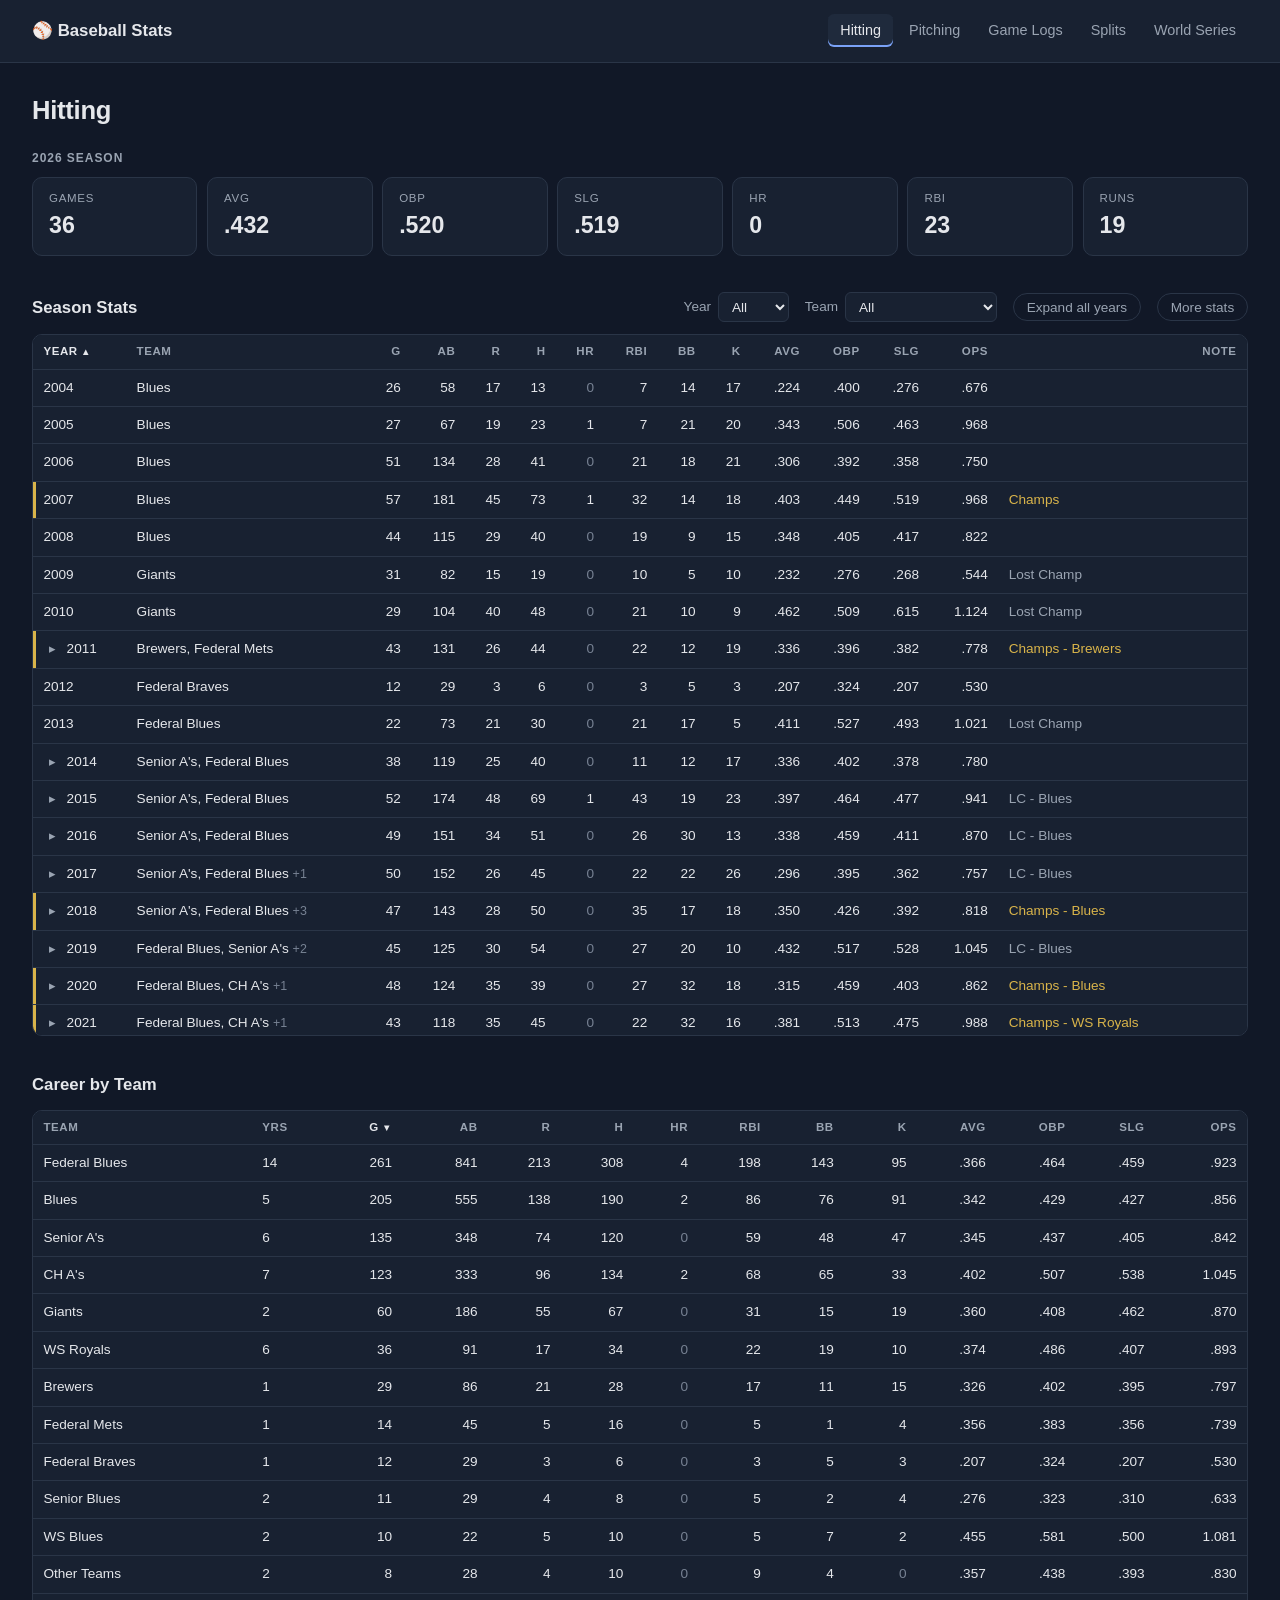
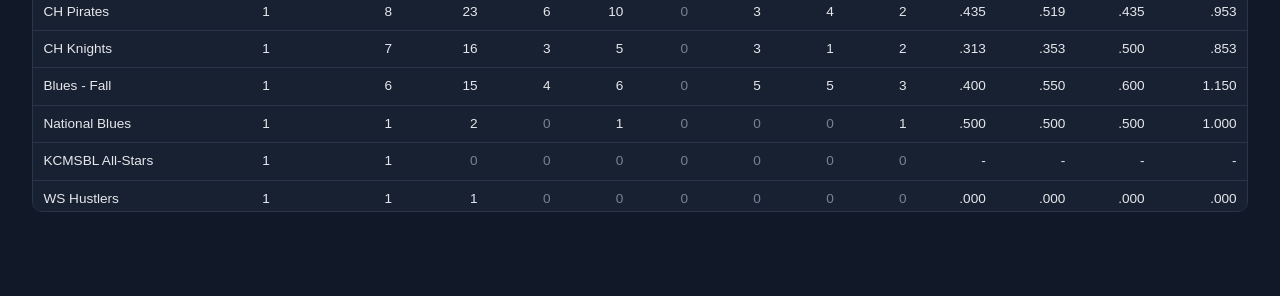
<file: index.html>
<!DOCTYPE html>
<html lang="en">
<head>
  <meta charset="UTF-8">
  <meta name="viewport" content="width=device-width, initial-scale=1.0">
  <title>Hitting - Baseball Stats</title>
  <link rel="stylesheet" href="css/style.css">
</head>
<body>
  <header class="site-header">
    <a class="brand" href="./">⚾ Baseball Stats</a>
    <nav aria-label="Main">
      <a href="./" aria-current="page">Hitting</a>
      <a href="pitching.html">Pitching</a>
      <a href="gamelogs/">Game Logs</a>
      <a href="splits.html">Splits</a>
      <a href="royals/">World Series</a>
    </nav>
  </header>

  <main>
    <h1 class="page-title">Hitting</h1>

    <section aria-labelledby="heroTitle">
      <h2 id="heroTitle" class="eyebrow">Current season</h2>
      <div class="hero" id="heroCard"></div>
    </section>

    <section aria-labelledby="seasonsTitle">
      <div class="section-head">
        <h2 id="seasonsTitle">Season Stats</h2>
        <div class="toolbar">
          <label>Year <select id="yearFilter"><option value="">All</option></select></label>
          <label>Team <select id="teamFilter"><option value="">All</option></select></label>
          <button type="button" class="chip" id="expandAll" aria-pressed="false">Expand all years</button>
          <button type="button" class="chip" id="moreToggle" aria-pressed="false">More stats</button>
        </div>
      </div>
      <div class="table-wrap">
        <table id="seasonTable"><thead></thead><tbody></tbody></table>
      </div>
    </section>

    <section aria-labelledby="careerTitle">
      <div class="section-head"><h2 id="careerTitle">Career by Team</h2></div>
      <div class="table-wrap">
        <table id="careerTable"><thead></thead><tbody></tbody><tfoot></tfoot></table>
      </div>
    </section>
  </main>

  <script src="js/config.js"></script>
  <script src="js/stats.js"></script>
  <script src="js/app.js"></script>
</body>
</html>
</file>
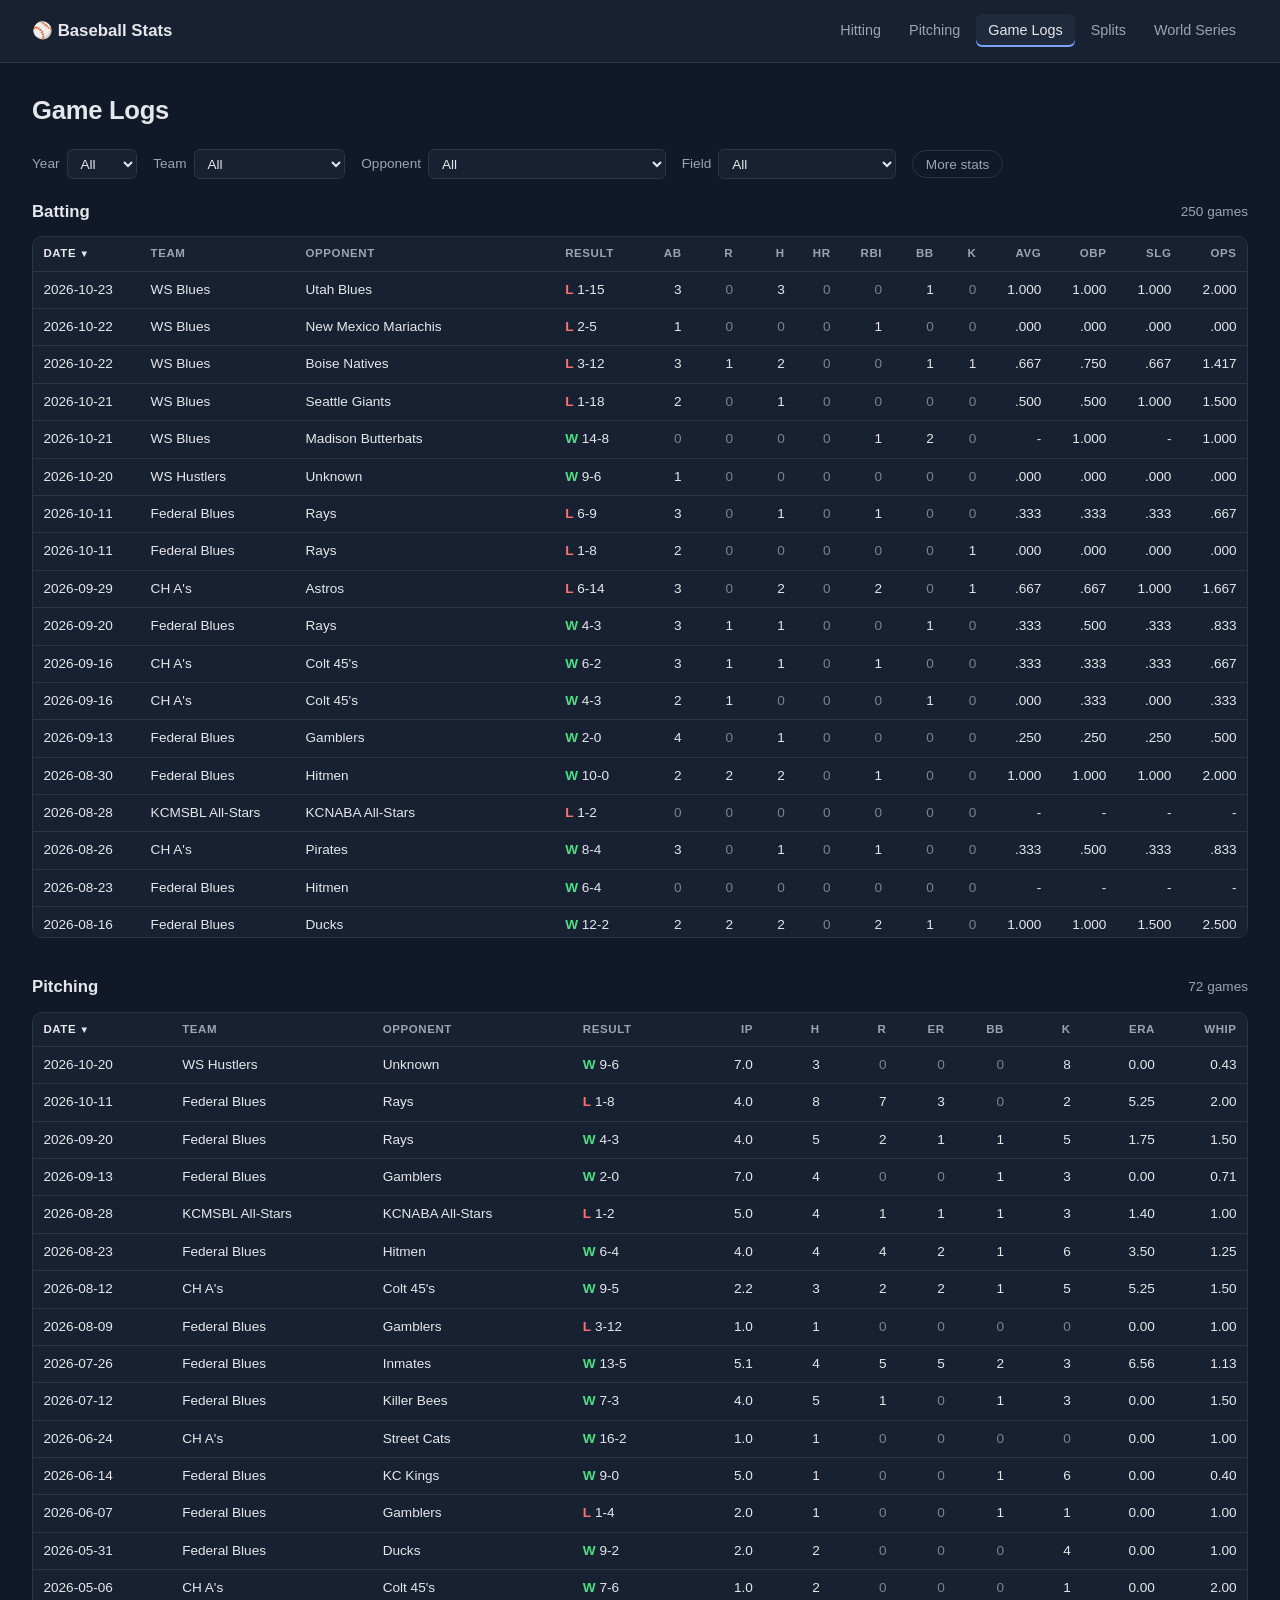
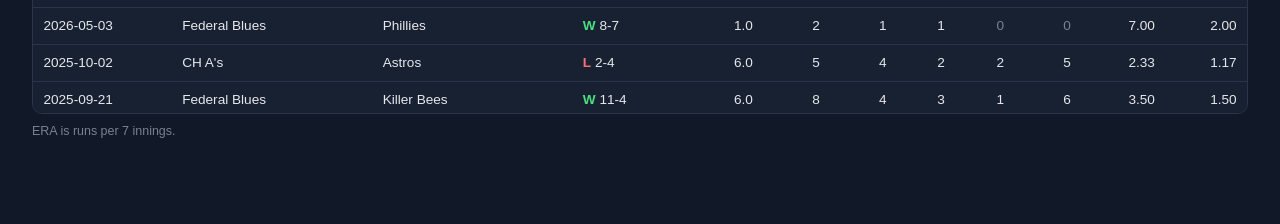
<file: gamelogs/index.html>
<!DOCTYPE html>
<html lang="en">
<head>
  <meta charset="UTF-8">
  <meta name="viewport" content="width=device-width, initial-scale=1.0">
  <title>Game Logs - Baseball Stats</title>
  <link rel="stylesheet" href="../css/style.css">
</head>
<body>
  <header class="site-header">
    <a class="brand" href="../">⚾ Baseball Stats</a>
    <nav aria-label="Main">
      <a href="../">Hitting</a>
      <a href="../pitching.html">Pitching</a>
      <a href="./" aria-current="page">Game Logs</a>
      <a href="../splits.html">Splits</a>
      <a href="../royals/">World Series</a>
    </nav>
  </header>

  <main>
    <h1 class="page-title">Game Logs</h1>

    <div class="toolbar filters">
      <label>Year <select id="yearFilter"><option value="">All</option></select></label>
      <label>Team <select id="teamFilter"><option value="">All</option></select></label>
      <label>Opponent <select id="opponentFilter"><option value="">All</option></select></label>
      <label>Field <select id="fieldFilter"><option value="">All</option></select></label>
      <button type="button" class="chip" id="moreToggle" aria-pressed="false">More stats</button>
    </div>

    <section aria-labelledby="battingTitle">
      <div class="section-head"><h2 id="battingTitle">Batting</h2><span class="meta" id="battingMeta"></span></div>
      <div class="table-wrap">
        <table id="gamelogTable"><thead></thead><tbody></tbody><tfoot></tfoot></table>
      </div>
    </section>

    <section id="pitchingLog" aria-labelledby="pitchingTitle" hidden>
      <div class="section-head"><h2 id="pitchingTitle">Pitching</h2><span class="meta" id="pitchingMeta"></span></div>
      <div class="table-wrap">
        <table id="pitchingLogTable"><thead></thead><tbody></tbody><tfoot></tfoot></table>
      </div>
      <p class="footnote">ERA is runs per 7 innings.</p>
    </section>
  </main>

  <script src="../js/config.js"></script>
  <script src="../js/stats.js"></script>
  <script>
    const B_COLS = [
      ['when', 'Date'], ['team', 'Team'], ['opponent', 'Opponent'], ['field', 'Field', 1], ['result', 'Result'],
      ['ab', 'AB'], ['r', 'R'], ['h', 'H'], ['2b', '2B', 1], ['3b', '3B', 1], ['hr', 'HR'], ['rbi', 'RBI'],
      ['bb', 'BB'], ['k', 'K'], ['hb', 'HBP', 1], ['sb', 'SB', 1], ['s', 'SAC', 1],
      ['avg', 'AVG'], ['obp', 'OBP'], ['slg', 'SLG'], ['ops', 'OPS'],
    ];
    const P_COLS = [
      ['when', 'Date'], ['team', 'Team'], ['opponent', 'Opponent'], ['result', 'Result'],
      ['ip', 'IP'], ['h', 'H'], ['r', 'R'], ['er', 'ER'], ['bb', 'BB'], ['k', 'K'], ['era', 'ERA'], ['whip', 'WHIP'],
    ];
    const RATE = new Set(['avg', 'obp', 'slg', 'ops']);
    const bSort = { col: 'when', dir: 'desc' }, pSort = { col: 'when', dir: 'desc' };
    let allGames = [];

    function head(cols) {
      return '<tr>' + cols.map(([k, l, x]) => `<th data-col="${k}"${x ? ' class="x"' : ''}>${l}</th>`).join('') + '</tr>';
    }
    function td(k, v, x) { return `<td${x ? ' class="x"' : ''}>${v}</td>`; }
    function bCell([k, , x], r) {
      if (k === 'when') return td(k, esc(r.date), x);
      if (k === 'result') return td(k, resultHtml(r.result), x);
      if (['team', 'opponent', 'field'].includes(k)) return td(k, esc(r[k] || ''), x);
      if (RATE.has(k)) return td(k, fmtAvg(r[k]), x);
      return td(k, num(r[k]), x);
    }
    function pCell([k, , x], r) {
      if (k === 'ip') return td(k, fmtOuts(r.outs), x);
      if (k === 'era' || k === 'whip') return td(k, fmtRate(r[k]), x);
      return bCell([k, , x], r);
    }

    async function init() {
      setupMoreToggle();
      const results = await Promise.all(GAME_LOG_YEARS.map(y => tryLoadJSON(`../data/personal/games/${y}.json`)));
      results.forEach((res, i) => {
        if (res.error) showError(`Could not load the ${GAME_LOG_YEARS[i]} game log (${res.error}).`);
        (res.data || []).forEach(g => allGames.push({ ...g, year: GAME_LOG_YEARS[i], when: gameKey(g) }));
      });
      populateFilters();
      ['yearFilter', 'teamFilter', 'opponentFilter', 'fieldFilter'].forEach(id =>
        document.getElementById(id).addEventListener('change', render));
      bindSort(document.querySelector('#gamelogTable thead'), bSort, render);
      bindSort(document.querySelector('#pitchingLogTable thead'), pSort, render);
      render();
    }

    function populateFilters() {
      const add = (id, vals) => { const s = document.getElementById(id); vals.forEach(v => s.add(new Option(v, v))); };
      const uniq = f => [...new Set(allGames.map(f).filter(Boolean))].sort();
      add('yearFilter', [...new Set(allGames.map(g => g.year))].sort((a, b) => b - a));
      add('teamFilter', uniq(g => g.team));
      add('opponentFilter', uniq(g => g.opponent));
      add('fieldFilter', uniq(g => g.field));
    }

    function render() {
      const v = id => document.getElementById(id).value;
      const year = +v('yearFilter') || null, team = v('teamFilter'), opp = v('opponentFilter'), field = v('fieldFilter');
      const games = allGames.filter(g => (!year || g.year === year) && (!team || g.team === team)
        && (!opp || g.opponent === opp) && (!field || g.field === field));

      // Batting
      const bRows = games.map(g => withRates({ ...g }));
      const bt = document.querySelector('#gamelogTable thead');
      bt.innerHTML = head(B_COLS); markSort(bt, bSort);
      document.querySelector('#gamelogTable tbody').innerHTML =
        sortRows(bRows, bSort).map(r => `<tr>${B_COLS.map(c => bCell(c, r)).join('')}</tr>`).join('')
        || `<tr><td colspan="${B_COLS.length}" class="empty">No games match.</td></tr>`;
      const tot = sumBatting(games.map(g => ({ ...g, w: resultLetter(g.result) === 'W' ? 1 : 0, l: resultLetter(g.result) === 'L' ? 1 : 0 })));
      document.querySelector('#gamelogTable tfoot').innerHTML = games.length ? `<tr class="total-row">${B_COLS.map(c =>
        c[0] === 'when' ? `<td>Totals</td>` : c[0] === 'result' ? `<td>${tot.w}-${tot.l}</td>`
        : ['team', 'opponent', 'field'].includes(c[0]) ? `<td${c[2] ? ' class="x"' : ''}></td>` : bCell(c, tot)).join('')}</tr>` : '';
      document.getElementById('battingMeta').textContent = `${games.length} games`;

      // Pitching
      const pitched = games.filter(g => g.pitching);
      document.getElementById('pitchingLog').hidden = !pitched.length;
      if (!pitched.length) return;
      const pRows = pitched.map(g => {
        const p = g.pitching, outs = ipToOuts(p.ip);
        return { ...g, outs, ip: p.ip, h: p.h || 0, r: p.r || 0, er: p.er || 0, bb: p.bb || 0, k: p.k || 0,
          era: eraOf(p.er || 0, outs), whip: whipOf(p.h || 0, p.bb || 0, outs) };
      });
      const pt = document.querySelector('#pitchingLogTable thead');
      pt.innerHTML = head(P_COLS); markSort(pt, pSort);
      document.querySelector('#pitchingLogTable tbody').innerHTML =
        sortRows(pRows, pSort).map(r => `<tr>${P_COLS.map(c => pCell(c, r)).join('')}</tr>`).join('');
      const ptot = sumPitching(pitched.map(g => ({ ...g.pitching })));
      document.querySelector('#pitchingLogTable tfoot').innerHTML = `<tr class="total-row">${P_COLS.map(c =>
        c[0] === 'when' ? '<td>Totals</td>' : ['team', 'opponent', 'result'].includes(c[0]) ? '<td></td>' : pCell(c, ptot)).join('')}</tr>`;
      document.getElementById('pitchingMeta').textContent = `${pitched.length} games`;
    }

    init();
  </script>
</body>
</html>
</file>
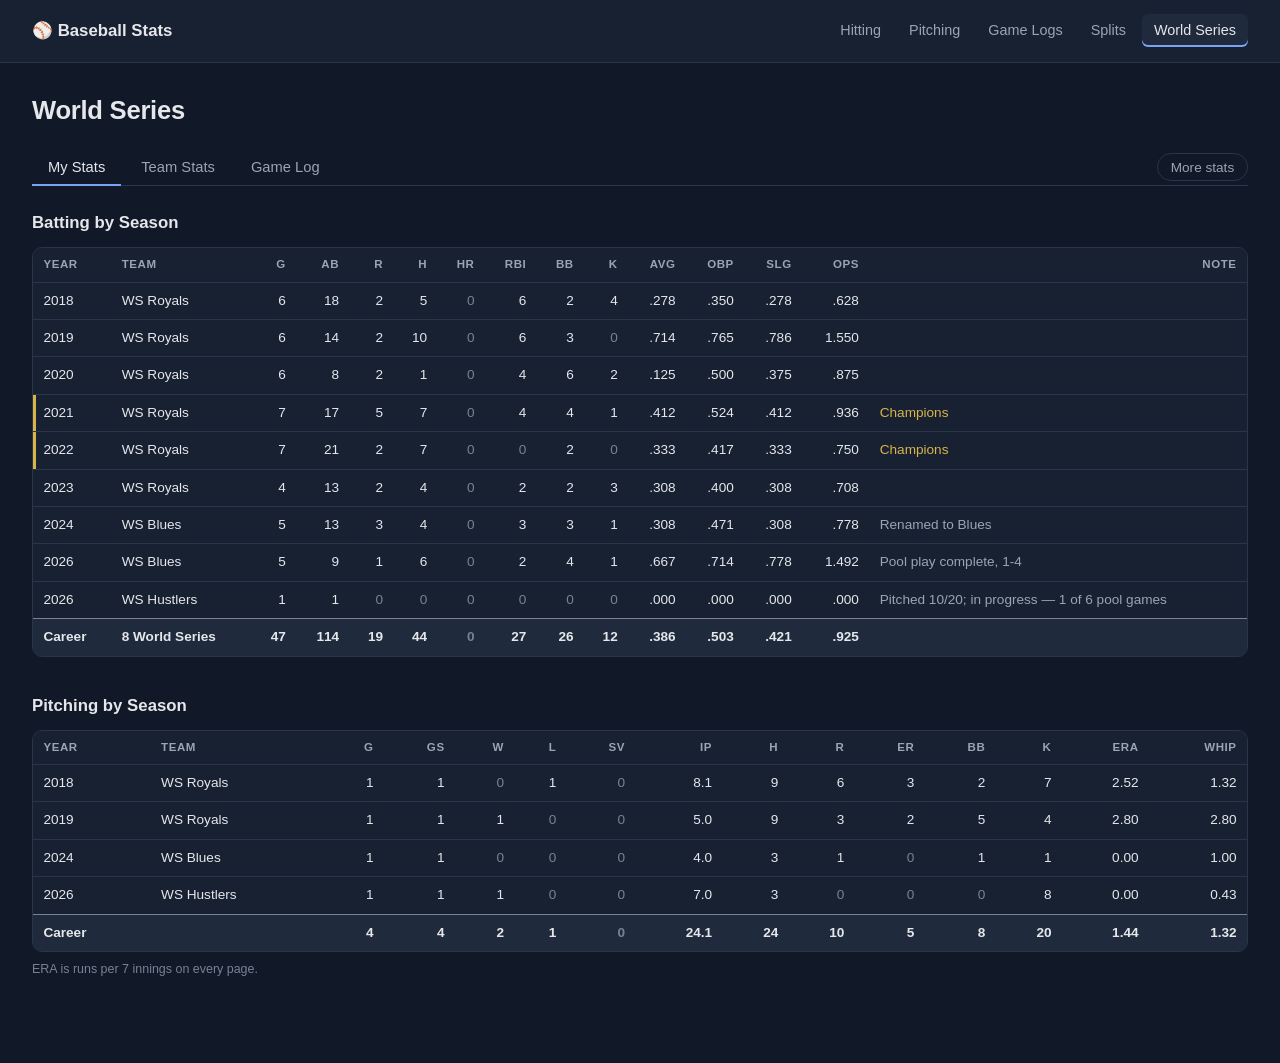
<file: royals/index.html>
<!DOCTYPE html>
<html lang="en">
<head>
  <meta charset="UTF-8">
  <meta name="viewport" content="width=device-width, initial-scale=1.0">
  <title>World Series - Baseball Stats</title>
  <link rel="stylesheet" href="../css/style.css">
</head>
<body>
  <header class="site-header">
    <a class="brand" href="../">⚾ Baseball Stats</a>
    <nav aria-label="Main">
      <a href="../">Hitting</a>
      <a href="../pitching.html">Pitching</a>
      <a href="../gamelogs/">Game Logs</a>
      <a href="../splits.html">Splits</a>
      <a href="./" aria-current="page">World Series</a>
    </nav>
  </header>

  <main>
    <h1 class="page-title">World Series</h1>

    <div class="tabs" role="tablist" aria-label="World Series views">
      <button type="button" role="tab" id="t-stats" aria-controls="tab-stats" aria-selected="true">My Stats</button>
      <button type="button" role="tab" id="t-team" aria-controls="tab-team" aria-selected="false" tabindex="-1">Team Stats</button>
      <button type="button" role="tab" id="t-games" aria-controls="tab-games" aria-selected="false" tabindex="-1">Game Log</button>
      <button type="button" class="chip tabs-aside" id="moreToggle" aria-pressed="false">More stats</button>
    </div>

    <div id="tab-stats" role="tabpanel" aria-labelledby="t-stats">
      <section aria-labelledby="myBatTitle">
        <div class="section-head"><h2 id="myBatTitle">Batting by Season</h2></div>
        <div class="table-wrap"><table id="battingTable"><thead></thead><tbody></tbody><tfoot></tfoot></table></div>
      </section>
      <section aria-labelledby="myPitchTitle">
        <div class="section-head"><h2 id="myPitchTitle">Pitching by Season</h2></div>
        <div class="table-wrap"><table id="pitchingTable"><thead></thead><tbody></tbody><tfoot></tfoot></table></div>
        <p class="footnote">ERA is runs per 7 innings on every page.</p>
      </section>
    </div>

    <div id="tab-team" role="tabpanel" aria-labelledby="t-team" hidden>
      <div class="toolbar filters">
        <label>Season <select id="teamSeasonFilter"><option value="">Career</option></select></label>
        <label>Min games <input id="teamMinGames" type="number" min="1" step="1" value="1"></label>
        <div class="segmented" id="teamView" role="group" aria-label="Stat type">
          <button type="button" data-view="batting" aria-pressed="true">Batting</button>
          <button type="button" data-view="pitching" aria-pressed="false">Pitching</button>
        </div>
        <span class="meta" id="teamSeasonInfo"></span>
      </div>
      <div class="table-wrap"><table id="teamStatsTable"><thead></thead><tbody></tbody><tfoot></tfoot></table></div>
    </div>

    <div id="tab-games" role="tabpanel" aria-labelledby="t-games" hidden>
      <div class="toolbar filters">
        <label>Season <select id="seasonFilter"><option value="">All seasons</option></select></label>
        <label>Phase <select id="phaseFilter"><option value="">All phases</option></select></label>
        <span class="meta" id="recordSummary"></span>
      </div>
      <div class="table-wrap"><table id="gamelogTable"><thead><tr>
        <th>Date</th><th>Phase</th><th>Opponent</th><th>Result</th><th>Venue</th>
      </tr></thead><tbody></tbody></table></div>
      <div id="boxScore" class="box-score" tabindex="-1"></div>
    </div>
  </main>

  <script src="../js/config.js"></script>
  <script src="../js/stats.js"></script>
  <script src="ws-common.js"></script>
  <script>
    let allSeasons = [];
    const RATE = new Set(['avg', 'obp', 'slg', 'ops']);

    function th(cols) { return '<tr>' + cols.map(([k, l, x]) => `<th data-col="${k}"${x ? ' class="x"' : ''}>${l}</th>`).join('') + '</tr>'; }
    function td(v, x) { return `<td${x ? ' class="x"' : ''}>${v}</td>`; }
    function statCell([k, , x], r, season) {
      if (k === 'name') return td(r.isTotal ? esc(r.name) : playerLink(r.name, season), x);
      if (['year', 'team', 'division'].includes(k)) return td(esc(r[k] ?? ''), x);
      if (k === 'note') return `<td class="note">${esc(r.note || '')}</td>`;
      if (RATE.has(k)) return td(fmtAvg(r[k]), x);
      if (k === 'era' || k === 'whip') return td(fmtRate(r[k]), x);
      if (k === 'ip') return td(fmtOuts(r.outs), x);
      return td(num(r[k]), x);
    }

    // ---------- Tabs ----------
    const tabs = [...document.querySelectorAll('[role="tab"]')];
    function selectTab(tab, focus) {
      tabs.forEach(t => {
        const on = t === tab;
        t.setAttribute('aria-selected', String(on));
        t.tabIndex = on ? 0 : -1;
        document.getElementById(t.getAttribute('aria-controls')).hidden = !on;
      });
      if (focus) tab.focus();
    }
    tabs.forEach((t, i) => {
      t.addEventListener('click', () => selectTab(t));
      t.addEventListener('keydown', e => {
        const d = e.key === 'ArrowRight' ? 1 : e.key === 'ArrowLeft' ? -1 : 0;
        if (d) selectTab(tabs[(i + d + tabs.length) % tabs.length], true);
      });
    });

    async function init() {
      setupMoreToggle();
      let personal;
      try { [personal, allSeasons] = await Promise.all([loadJSON('../data/royals/seasons.json'), loadSeasons()]); }
      catch (e) { showError('Could not load World Series stats: ' + e.message); return; }
      renderMyBatting(personal.batting);
      renderMyPitching(personal.pitching);
      setupTeamStats();
      setupGameLog();
      openLinkedBox();
    }

    // ---------- My Stats ----------
    const MY_BAT = [['year', 'Year'], ['team', 'Team'], ['division', 'Division', 1], ['age', 'Age', 1], ['g', 'G'],
      ['ab', 'AB'], ['r', 'R'], ['h', 'H'], ['2b', '2B', 1], ['3b', '3B', 1], ['hr', 'HR'], ['rbi', 'RBI'],
      ['bb', 'BB'], ['k', 'K'], ['hb', 'HBP', 1], ['sb', 'SB', 1], ['avg', 'AVG'], ['obp', 'OBP'], ['slg', 'SLG'],
      ['ops', 'OPS'], ['w', 'W', 1], ['l', 'L', 1], ['note', 'Note']];
    const MY_PITCH = [['year', 'Year'], ['team', 'Team'], ['age', 'Age', 1], ['g', 'G'], ['gs', 'GS'], ['w', 'W'],
      ['l', 'L'], ['s', 'SV'], ['ip', 'IP'], ['h', 'H'], ['r', 'R'], ['er', 'ER'], ['bb', 'BB'], ['k', 'K'],
      ['era', 'ERA'], ['whip', 'WHIP'], ['cg', 'CG', 1], ['sho', 'SHO', 1]];

    function renderMyBatting(rows) {
      const data = rows.map(r => withRates({ ...r }));
      document.querySelector('#battingTable thead').innerHTML = th(MY_BAT);
      document.querySelector('#battingTable tbody').innerHTML = data.map(r =>
        `<tr${isChamp(r.note) ? ' class="champ-row"' : ''}>${MY_BAT.map(c => statCell(c, r)).join('')}</tr>`).join('');
      // Playing for two teams in one World Series is still one World Series.
      const t = sumBatting(data, { year: 'Career', team: `${new Set(data.map(r => r.year)).size} World Series` });
      document.querySelector('#battingTable tfoot').innerHTML =
        `<tr class="total-row">${MY_BAT.map(c => ['division', 'age', 'note'].includes(c[0]) ? td('', c[2]) : statCell(c, t)).join('')}</tr>`;
    }

    function renderMyPitching(rows) {
      const data = rows.map(r => sumPitching([r], { year: r.year, team: r.team, age: r.age }));
      document.querySelector('#pitchingTable thead').innerHTML = th(MY_PITCH);
      document.querySelector('#pitchingTable tbody').innerHTML =
        data.map(r => `<tr>${MY_PITCH.map(c => statCell(c, r)).join('')}</tr>`).join('');
      const t = sumPitching(data, { year: 'Career', team: '' });
      document.querySelector('#pitchingTable tfoot').innerHTML =
        `<tr class="total-row">${MY_PITCH.map(c => c[0] === 'age' ? td('', 1) : statCell(c, t)).join('')}</tr>`;
    }

    // ---------- Team Stats ----------
    const TEAM_BAT = [['name', 'Name'], ['g', 'G'], ['ab', 'AB'], ['r', 'R'], ['h', 'H'], ['2b', '2B', 1], ['3b', '3B', 1],
      ['hr', 'HR'], ['rbi', 'RBI'], ['bb', 'BB'], ['k', 'K'], ['sb', 'SB', 1], ['hb', 'HBP', 1],
      ['avg', 'AVG'], ['obp', 'OBP'], ['slg', 'SLG'], ['ops', 'OPS']];
    const TEAM_PITCH = [['name', 'Name'], ['g', 'G'], ['w', 'W'], ['l', 'L'], ['s', 'SV'], ['ip', 'IP'], ['h', 'H'],
      ['r', 'R'], ['er', 'ER'], ['bb', 'BB'], ['k', 'K'], ['era', 'ERA'], ['whip', 'WHIP']];
    let teamView = 'batting';
    const teamSort = { col: 'h', dir: 'desc' };

    function setupTeamStats() {
      const sel = document.getElementById('teamSeasonFilter');
      allSeasons.forEach(s => sel.add(new Option(`${s.season} — ${s.team} (${s.division})`, s.season)));
      sel.addEventListener('change', renderTeamStats);
      document.getElementById('teamMinGames').addEventListener('input', renderTeamStats);
      document.getElementById('teamView').addEventListener('click', e => {
        const b = e.target.closest('button[data-view]'); if (!b) return;
        teamView = b.dataset.view;
        document.querySelectorAll('#teamView button').forEach(x => x.setAttribute('aria-pressed', String(x === b)));
        teamSort.col = teamView === 'batting' ? 'h' : 'ip'; teamSort.dir = 'desc';
        renderTeamStats();
      });
      bindSort(document.querySelector('#teamStatsTable thead'), teamSort, renderTeamStats);
      renderTeamStats();
    }

    function renderTeamStats() {
      const season = document.getElementById('teamSeasonFilter').value;
      const seasons = season ? allSeasons.filter(s => s.season === +season) : allSeasons;
      document.getElementById('teamSeasonInfo').textContent = season && seasons.length
        ? `${seasons[0].team} — ${seasons[0].division}` : 'All seasons';
      const players = {};
      seasons.forEach(s => s.games.forEach(g => {
        const side = ourSide(g);
        if (teamView === 'batting') {
          (g.batting[side] || []).forEach(b => {
            const p = players[b.name] = players[b.name] || [];
            p.push({ ...b, g: 1, sb: noteCount(g, 'sb', b.name), hbp: noteCount(g, 'hbp', b.name), sf: noteCount(g, 'sf', b.name) });
          });
        } else {
          (g.pitching[side] || []).forEach(p => {
            (players[p.name] = players[p.name] || []).push({ ...p, g: 1,
              w: p.decision === 'W' ? 1 : 0, l: p.decision === 'L' ? 1 : 0, s: p.decision === 'S' ? 1 : 0 });
          });
        }
      }));
      const cols = teamView === 'batting' ? TEAM_BAT : TEAM_PITCH;
      const agg = lines => teamView === 'batting'
        ? sumBatting(lines.map(l => ({ ...l, hb: l.hbp })))
        : sumPitching(lines);
      const minG = parseInt(document.getElementById('teamMinGames').value, 10) || 1;
      const all = Object.entries(players).map(([name, lines]) => ({ ...agg(lines), name }));
      const rows = all.filter(r => r.g >= minG);
      const thead = document.querySelector('#teamStatsTable thead');
      thead.innerHTML = th(cols); markSort(thead, teamSort);
      document.querySelector('#teamStatsTable tbody').innerHTML =
        sortRows(rows, teamSort).map(r => `<tr>${cols.map(c => statCell(c, r, season)).join('')}</tr>`).join('')
        || `<tr><td colspan="${cols.length}" class="empty">No players with ${minG}+ games.</td></tr>`;
      // The Team row is always the whole team, whatever the filter hides.
      const total = { ...agg(Object.values(players).flat()), name: 'Team', isTotal: true };
      total.g = new Set(seasons.flatMap(s => s.games.map(g => g.date + g.time))).size;
      document.querySelector('#teamStatsTable tfoot').innerHTML =
        `<tr class="total-row">${cols.map(c => statCell(c, total)).join('')}</tr>`;
      document.getElementById('teamSeasonInfo').textContent += minG > 1
        ? ` · ${rows.length} of ${all.length} players with ${minG}+ games` : ` · ${all.length} players`;
    }

    // ---------- Game Log + box score ----------
    function setupGameLog() {
      const sel = document.getElementById('seasonFilter');
      allSeasons.forEach(s => sel.add(new Option(`${s.season} — ${s.division}`, s.season)));
      sel.addEventListener('change', () => { renderGameLog(); clearBox(); });
      document.getElementById('phaseFilter').addEventListener('change', () => { renderGameLog(); clearBox(); });
      document.querySelector('#gamelogTable tbody').addEventListener('click', e => {
        const a = e.target.closest('a.box-link') || e.target.closest('tr')?.querySelector('a.box-link');
        if (!a) return;
        e.preventDefault();
        openBox(+a.dataset.season, a.dataset.date, a.dataset.time);
      });
      renderGameLog();
    }

    function renderGameLog() {
      const season = +document.getElementById('seasonFilter').value || null;
      let rows = [];
      allSeasons.forEach(s => {
        if (season && s.season !== season) return;
        s.games.forEach(g => rows.push({ ...g, opponent: opponentOf(g), seasonYear: s.season }));
      });
      const pf = document.getElementById('phaseFilter'), keep = pf.value;
      pf.innerHTML = '<option value="">All phases</option>';
      [...new Set(rows.map(r => r.phase).filter(Boolean))].forEach(p => pf.add(new Option(p, p)));
      pf.value = keep;
      if (pf.value) rows = rows.filter(r => r.phase === pf.value);
      rows.sort((a, b) => gameKey(a).localeCompare(gameKey(b)));
      const w = rows.filter(r => r.result === 'W').length, l = rows.filter(r => r.result === 'L').length;
      document.getElementById('recordSummary').textContent = `${w}-${l} in ${rows.length} games`;
      document.querySelector('#gamelogTable tbody').innerHTML = rows.map(g => `<tr class="clickable">
          <td><a class="box-link" href="${esc(boxUrl(g.seasonYear, g.date, g.time))}" data-season="${g.seasonYear}"
            data-date="${esc(g.date)}" data-time="${esc(g.time)}">${esc(g.date)}</a></td>
          <td>${esc(g.phase || '')}</td><td>${esc(g.opponent)}</td>
          <td>${resultHtml(`${g.result} ${g.score}`)}</td><td>${esc(g.venue)}</td></tr>`).join('');
    }

    function clearBox() { document.getElementById('boxScore').innerHTML = ''; }

    function openBox(season, date, time) {
      if (!showBox(season, date, time)) return;
      history.replaceState(null, '', boxUrl(season, date, time));
      const box = document.getElementById('boxScore');
      box.scrollIntoView({ behavior: 'smooth' });
      box.focus({ preventScroll: true });
    }

    // index.html?season=2026&date=2026-10-21&time=9:00am opens that box score; the
    // player page links back to games this way.
    function openLinkedBox() {
      const q = new URLSearchParams(location.search);
      const season = +q.get('season'), date = q.get('date'), time = q.get('time');
      if (!season || !date) return;
      selectTab(document.getElementById('t-games'));
      document.getElementById('seasonFilter').value = season;
      renderGameLog();
      openBox(season, date, time);
    }

    function showBox(year, date, time) {
      const season = allSeasons.find(s => s.season === year);
      const game = season && season.games.find(g => g.date === date && g.time === time);
      if (!game) return false;
      const us = ourSide(game);
      let html = `<h3>${esc(game.away)} @ ${esc(game.home)}</h3>
        <p class="meta">${esc(game.date)} · ${esc(game.time)} · ${esc(game.venue)}${game.phase ? ' · ' + esc(game.phase) : ''}</p>`;

      const innings = Math.max(game.linescore.away.length, game.linescore.home.length);
      html += '<div class="table-wrap"><table class="linescore"><thead><tr><th>Team</th>';
      for (let i = 1; i <= innings; i++) html += `<th>${i}</th>`;
      html += '<th>R</th><th>H</th></tr></thead><tbody>';
      let lineRuns = {};
      ['away', 'home'].forEach(key => {
        const ls = game.linescore[key], batters = game.batting[key] || [];
        lineRuns[key] = ls.reduce((a, b) => a + b, 0);
        html += `<tr${key === us ? ' class="us"' : ''}><td>${esc(game[key])}</td>`
          + Array.from({ length: innings }, (_, i) => `<td>${ls[i] ?? ''}</td>`).join('')
          + `<td><strong>${lineRuns[key]}</strong></td><td>${batters.length ? batters.reduce((a, b) => a + (b.h || 0), 0) : '-'}</td></tr>`;
      });
      html += '</tbody></table></div>';
      const [ours, theirs] = String(game.score).split('-').map(Number);
      if (lineRuns[us] !== ours || lineRuns[us === 'home' ? 'away' : 'home'] !== theirs)
        html += `<p class="footnote">Inning-by-inning scoring is incomplete for this game; the final was ${esc(game.score)}.</p>`;

      const batters = game.batting[us] || [];
      if (batters.length) {
        html += '<h4>Batting</h4><div class="table-wrap"><table><thead><tr><th>Name</th><th>AB</th><th>R</th><th>H</th><th>RBI</th><th>BB</th><th>K</th></tr></thead><tbody>';
        batters.forEach(b => {
          // A batter with sub_for entered in that lineup spot, so he's indented under the man he replaced.
          const name = b.sub_for
            ? `<span class="sub" title="In for ${esc(b.sub_for)}">↳ ${playerLink(b.name, year)}</span>` : playerLink(b.name, year);
          html += `<tr><td>${name}</td>${['ab', 'r', 'h', 'rbi', 'bb', 'k'].map(k => `<td>${num(b[k])}</td>`).join('')}</tr>`;
        });
        const t = batters.reduce((t, b) => { ['ab', 'r', 'h', 'rbi', 'bb', 'k'].forEach(k => t[k] += b[k] || 0); return t; }, { ab: 0, r: 0, h: 0, rbi: 0, bb: 0, k: 0 });
        html += `</tbody><tfoot><tr class="total-row"><td>Totals</td>${['ab', 'r', 'h', 'rbi', 'bb', 'k'].map(k => `<td>${t[k]}</td>`).join('')}</tr></tfoot></table></div>`;
      }
      const pitchers = game.pitching[us] || [];
      if (pitchers.length) {
        html += '<h4>Pitching</h4><div class="table-wrap"><table><thead><tr><th>Name</th><th>Dec</th><th>IP</th><th>H</th><th>R</th><th>ER</th><th>BB</th><th>K</th></tr></thead><tbody>';
        pitchers.forEach(p => {
          html += `<tr><td>${playerLink(p.name, year)}</td><td>${esc(p.decision || '')}</td><td>${fmtOuts(ipToOuts(p.ip))}</td>`
            + ['h', 'r', 'er', 'bb', 'k'].map(k => `<td>${num(p[k])}</td>`).join('') + '</tr>';
        });
        html += '</tbody></table></div>';
      }
      const LABELS = { '2b': '2B', '3b': '3B', hr: 'HR', sb: 'SB', cs: 'CS', errors: 'E', hbp: 'HBP', sh: 'SH', sf: 'SF' };
      const parts = Object.entries(LABELS).filter(([k]) => game.notes?.[k]?.length)
        .map(([k, l]) => `<span><b>${l}:</b> ${game.notes[k].map(esc).join(', ')}</span>`);
      if (parts.length) html += `<p class="box-notes">${parts.join('')}</p>`;
      document.getElementById('boxScore').innerHTML = html;
      return true;
    }

    init();
  </script>
</body>
</html>
</file>
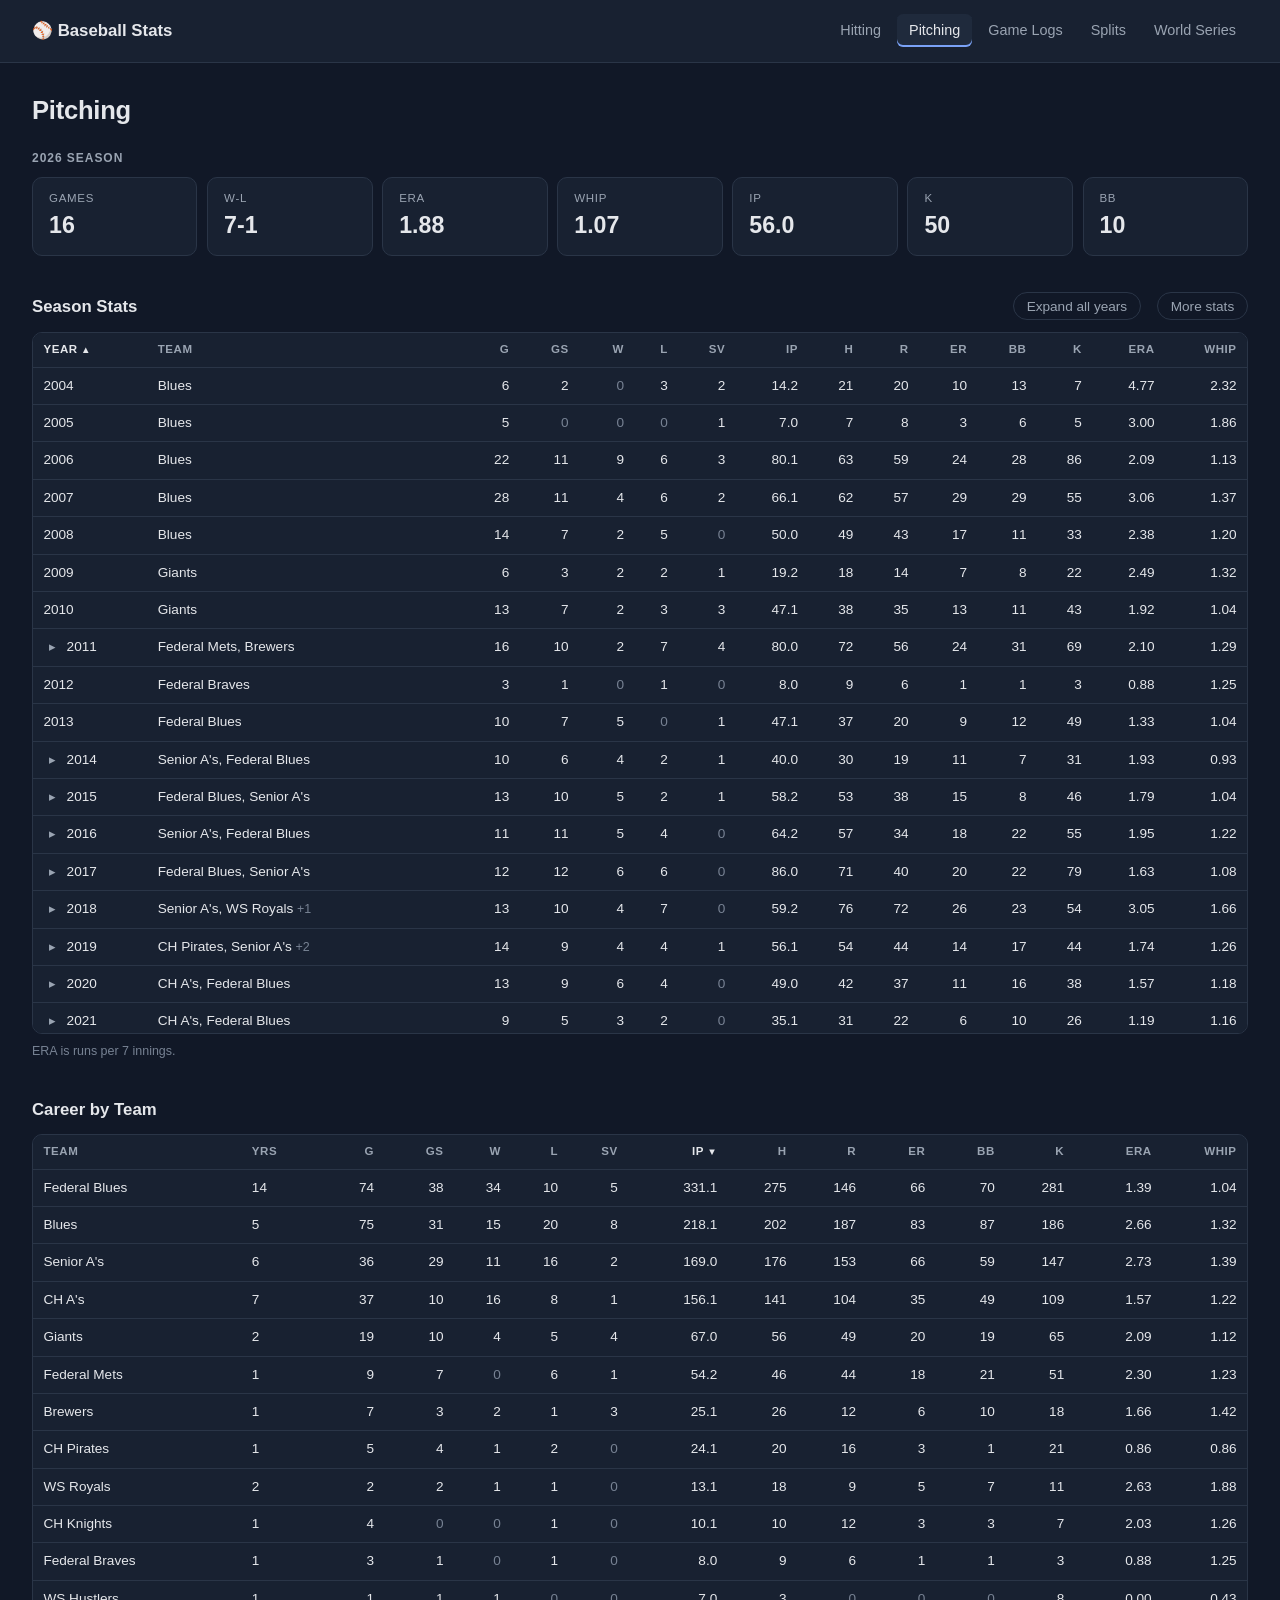
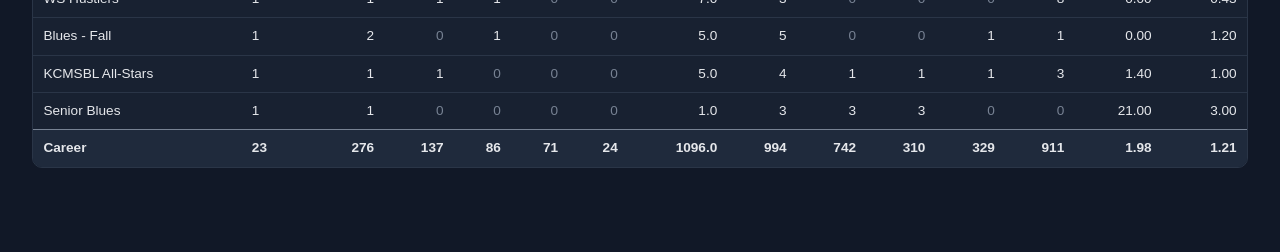
<file: pitching.html>
<!DOCTYPE html>
<html lang="en">
<head>
  <meta charset="UTF-8">
  <meta name="viewport" content="width=device-width, initial-scale=1.0">
  <title>Pitching - Baseball Stats</title>
  <link rel="stylesheet" href="css/style.css">
</head>
<body>
  <header class="site-header">
    <a class="brand" href="./">⚾ Baseball Stats</a>
    <nav aria-label="Main">
      <a href="./">Hitting</a>
      <a href="pitching.html" aria-current="page">Pitching</a>
      <a href="gamelogs/">Game Logs</a>
      <a href="splits.html">Splits</a>
      <a href="royals/">World Series</a>
    </nav>
  </header>

  <main>
    <h1 class="page-title">Pitching</h1>

    <section aria-labelledby="heroTitle">
      <h2 id="heroTitle" class="eyebrow">Current season</h2>
      <div class="hero" id="heroCard"></div>
    </section>

    <section aria-labelledby="seasonsTitle">
      <div class="section-head">
        <h2 id="seasonsTitle">Season Stats</h2>
        <div class="toolbar">
          <button type="button" class="chip" id="expandAll" aria-pressed="false">Expand all years</button>
          <button type="button" class="chip" id="moreToggle" aria-pressed="false">More stats</button>
        </div>
      </div>
      <div class="table-wrap">
        <table id="pitchingTable"><thead></thead><tbody></tbody></table>
      </div>
      <p class="footnote">ERA is runs per 7 innings.</p>
    </section>

    <section aria-labelledby="careerTitle">
      <div class="section-head"><h2 id="careerTitle">Career by Team</h2></div>
      <div class="table-wrap">
        <table id="pitchingCareerTable"><thead></thead><tbody></tbody><tfoot></tfoot></table>
      </div>
    </section>
  </main>

  <script src="js/config.js"></script>
  <script src="js/stats.js"></script>
  <script src="js/pitching.js"></script>
</body>
</html>
</file>
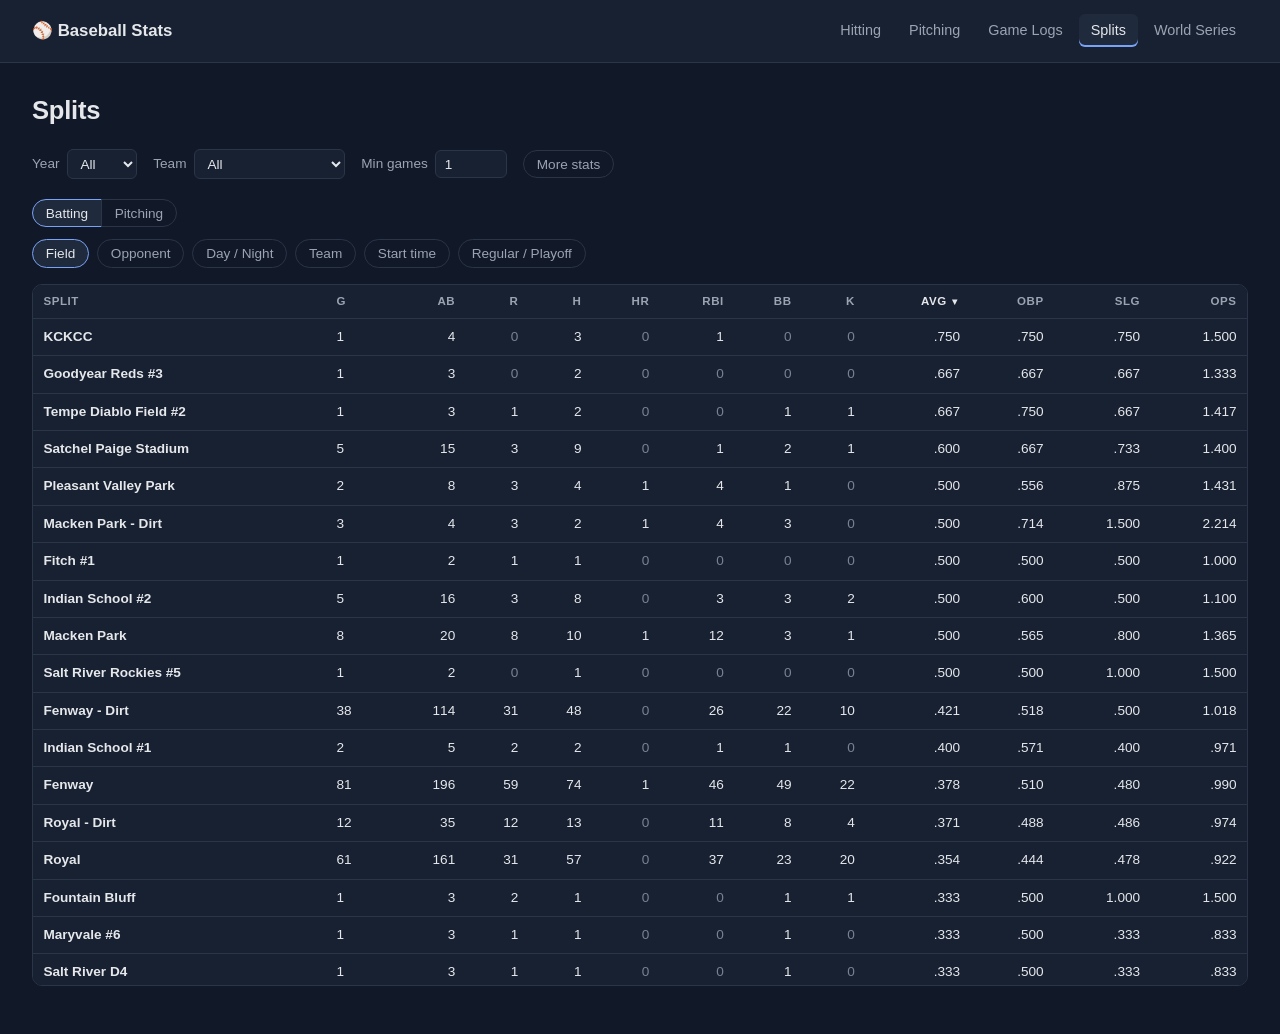
<file: splits.html>
<!DOCTYPE html>
<html lang="en">
<head>
  <meta charset="UTF-8">
  <meta name="viewport" content="width=device-width, initial-scale=1.0">
  <title>Splits - Baseball Stats</title>
  <link rel="stylesheet" href="css/style.css">
</head>
<body>
  <header class="site-header">
    <a class="brand" href="./">⚾ Baseball Stats</a>
    <nav aria-label="Main">
      <a href="./">Hitting</a>
      <a href="pitching.html">Pitching</a>
      <a href="gamelogs/">Game Logs</a>
      <a href="splits.html" aria-current="page">Splits</a>
      <a href="royals/">World Series</a>
    </nav>
  </header>

  <main>
    <h1 class="page-title">Splits</h1>

    <div class="toolbar filters">
      <label>Year <select id="yearFilter"><option value="">All</option></select></label>
      <label>Team <select id="teamFilter"><option value="">All</option></select></label>
      <label>Min games <input id="minGames" type="number" min="1" step="1" value="1"></label>
      <button type="button" class="chip" id="moreToggle" aria-pressed="false">More stats</button>
    </div>

    <div class="segmented" id="statMode" role="group" aria-label="Stat type">
      <button type="button" data-mode="batting" aria-pressed="true">Batting</button>
      <button type="button" data-mode="pitching" aria-pressed="false">Pitching</button>
    </div>
    <div class="chip-row" id="splitTabs" role="group" aria-label="Split by">
      <button type="button" class="chip" data-split="field" aria-pressed="true">Field</button>
      <button type="button" class="chip" data-split="opponent" aria-pressed="false">Opponent</button>
      <button type="button" class="chip" data-split="daynight" aria-pressed="false">Day / Night</button>
      <button type="button" class="chip" data-split="team" aria-pressed="false">Team</button>
      <button type="button" class="chip" data-split="time" aria-pressed="false">Start time</button>
      <button type="button" class="chip" data-split="season" aria-pressed="false">Regular / Playoff</button>
    </div>

    <div class="table-wrap">
      <table id="splitsTable"><thead></thead><tbody></tbody></table>
    </div>
    <p class="footnote" id="eraNote" hidden>ERA is runs per 7 innings.</p>
  </main>

  <script src="js/config.js"></script>
  <script src="js/stats.js"></script>
  <script>
    const MODES = {
      batting: { def: 'avg', cols: [
        ['label', 'Split'], ['g', 'G'], ['ab', 'AB'], ['r', 'R'], ['h', 'H'], ['2b', '2B', 1], ['3b', '3B', 1],
        ['hr', 'HR'], ['rbi', 'RBI'], ['bb', 'BB'], ['k', 'K'], ['sb', 'SB', 1],
        ['avg', 'AVG'], ['obp', 'OBP'], ['slg', 'SLG'], ['ops', 'OPS']] },
      pitching: { def: 'era', cols: [
        ['label', 'Split'], ['g', 'G'], ['gs', 'GS'], ['ip', 'IP'], ['h', 'H'], ['r', 'R'], ['er', 'ER'],
        ['bb', 'BB'], ['k', 'K'], ['w', 'W'], ['l', 'L'], ['s', 'SV', 1], ['era', 'ERA'], ['whip', 'WHIP']] },
    };
    const RATE = new Set(['avg', 'obp', 'slg', 'ops']);
    let allGames = [], split = 'field', mode = 'batting';
    const state = { col: 'avg', dir: 'desc' };

    // Approximate Kansas City sunset by month, in hours.
    const KC_SUNSETS = { 1: 17.25, 2: 18, 3: 19.5, 4: 20, 5: 20.5, 6: 20.75, 7: 20.75, 8: 20.25, 9: 19.5, 10: 18.75, 11: 17.25, 12: 17 };
    function dayNight(g) {
      const t = timeMinutes(g.time);
      if (t == null) return 'Unknown';
      const sunset = KC_SUNSETS[+g.date.split('-')[1]] || 19.5;
      return sunset >= t / 60 + 0.75 ? 'Day' : 'Night';
    }
    const KEYS = {
      field: g => g.field || 'Unknown', opponent: g => g.opponent || 'Unknown', daynight: dayNight,
      team: g => g.team || 'Unknown', time: g => g.time || 'Unknown',
      // Playoff only when flagged; no flag means regular season.
      season: g => g.playoff ? 'Playoff' : 'Regular',
    };

    function groupRows(games) {
      const groups = {};
      games.forEach(g => {
        if (mode === 'pitching' && !g.pitching) return;
        (groups[KEYS[split](g)] = groups[KEYS[split](g)] || []).push(g);
      });
      return Object.entries(groups).map(([label, gs]) => {
        const r = mode === 'pitching'
          ? sumPitching(gs.map(g => ({ ...g.pitching, g: 1 })))
          : sumBatting(gs.map(g => ({ ...g, g: 1 })));
        r.label = label;
        // Start times sort by clock time, not alphabetically.
        r.labelKey = split === 'time' ? (timeMinutes(label) ?? 9999) : label;
        return r;
      });
    }

    function cell([k, , x], r) {
      let v;
      if (k === 'label') v = `<strong>${esc(r.label)}</strong>`;
      else if (RATE.has(k)) v = fmtAvg(r[k]);
      else if (k === 'era' || k === 'whip') v = fmtRate(r[k]);
      else if (k === 'ip') v = fmtOuts(r.outs);
      else v = num(r[k]);
      return `<td${x ? ' class="x"' : ''}>${v}</td>`;
    }

    function render() {
      const year = +document.getElementById('yearFilter').value || null;
      const team = document.getElementById('teamFilter').value;
      const minG = parseInt(document.getElementById('minGames').value, 10) || 1;
      const cols = MODES[mode].cols;
      const thead = document.querySelector('#splitsTable thead');
      thead.innerHTML = '<tr>' + cols.map(([k, l, x]) => `<th data-col="${k}"${x ? ' class="x"' : ''}>${l}</th>`).join('') + '</tr>';
      markSort(thead, state);
      let rows = groupRows(allGames.filter(g => (!year || g.year === year) && (!team || g.team === team)))
        .filter(r => r.g >= minG);
      sortRows(rows, state.col === 'label' ? { col: 'labelKey', dir: state.dir } : state);
      document.querySelector('#splitsTable tbody').innerHTML =
        rows.map(r => `<tr>${cols.map(c => cell(c, r)).join('')}</tr>`).join('')
        || `<tr><td colspan="${cols.length}" class="empty">No data</td></tr>`;
      document.getElementById('eraNote').hidden = mode !== 'pitching';
    }

    function press(group, btn) {
      document.querySelectorAll(`#${group} button`).forEach(b => b.setAttribute('aria-pressed', String(b === btn)));
    }

    async function init() {
      setupMoreToggle();
      const results = await Promise.all(GAME_LOG_YEARS.map(y => tryLoadJSON(`data/personal/games/${y}.json`)));
      results.forEach((res, i) => {
        if (res.error) showError(`Could not load the ${GAME_LOG_YEARS[i]} game log (${res.error}).`);
        (res.data || []).forEach(g => allGames.push({ ...g, year: GAME_LOG_YEARS[i] }));
      });
      const add = (id, vals) => { const s = document.getElementById(id); vals.forEach(v => s.add(new Option(v, v))); };
      add('yearFilter', [...new Set(allGames.map(g => g.year))].sort((a, b) => b - a));
      add('teamFilter', [...new Set(allGames.map(g => g.team))].sort());

      document.getElementById('statMode').addEventListener('click', e => {
        const b = e.target.closest('button[data-mode]'); if (!b) return;
        mode = b.dataset.mode; press('statMode', b);
        state.col = MODES[mode].def; state.dir = ASC_FIRST.has(state.col) ? 'asc' : 'desc';
        render();
      });
      document.getElementById('splitTabs').addEventListener('click', e => {
        const b = e.target.closest('button[data-split]'); if (!b) return;
        split = b.dataset.split; press('splitTabs', b); render();
      });
      ['yearFilter', 'teamFilter'].forEach(id => document.getElementById(id).addEventListener('change', render));
      document.getElementById('minGames').addEventListener('input', render);
      bindSort(document.querySelector('#splitsTable thead'), state, render);
      render();
    }

    init();
  </script>
</body>
</html>
</file>
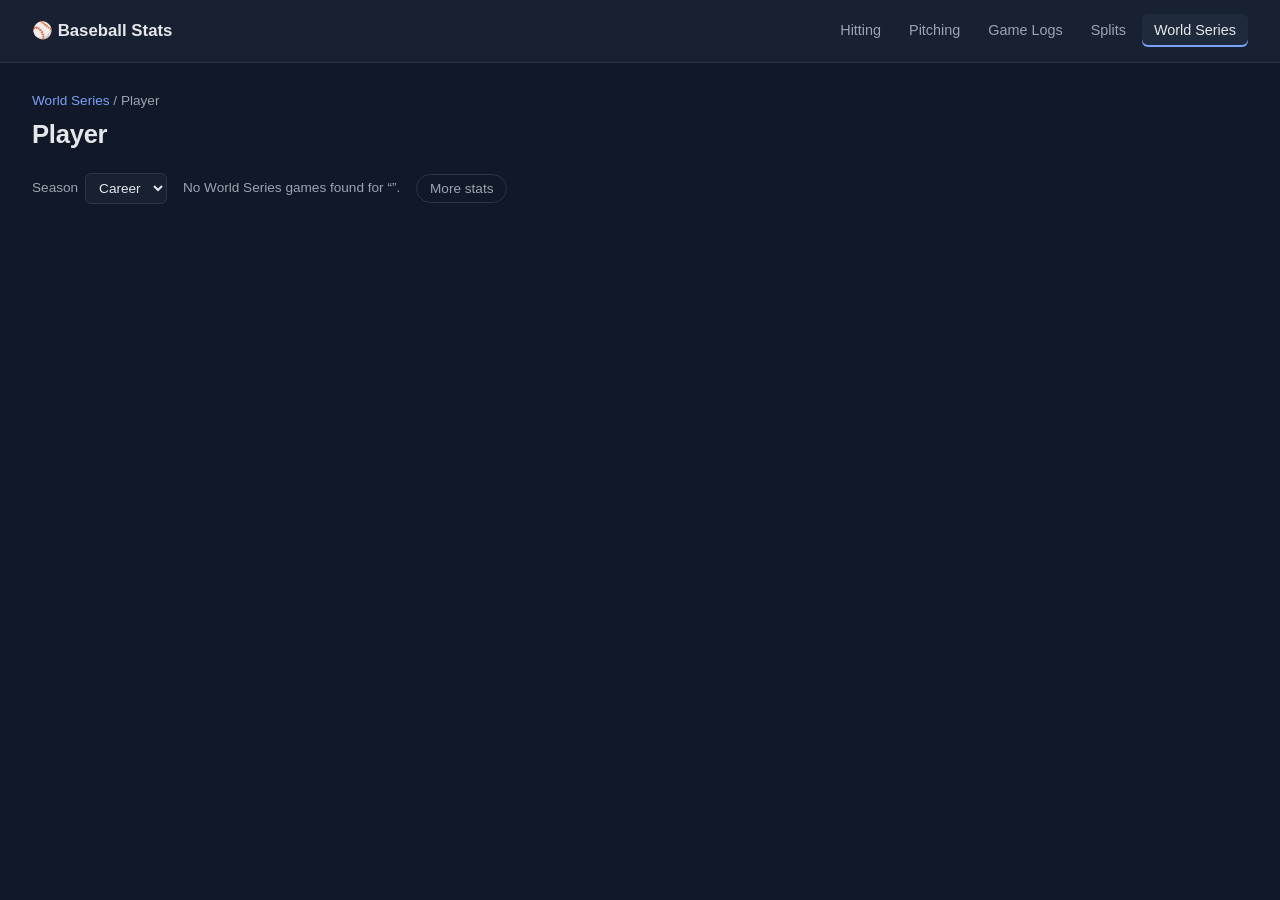
<file: royals/player.html>
<!DOCTYPE html>
<html lang="en">
<head>
  <meta charset="UTF-8">
  <meta name="viewport" content="width=device-width, initial-scale=1.0">
  <title>Player - World Series - Baseball Stats</title>
  <link rel="stylesheet" href="../css/style.css">
</head>
<body class="player-page">
  <header class="site-header">
    <a class="brand" href="../">⚾ Baseball Stats</a>
    <nav aria-label="Main">
      <a href="../">Hitting</a>
      <a href="../pitching.html">Pitching</a>
      <a href="../gamelogs/">Game Logs</a>
      <a href="../splits.html">Splits</a>
      <a href="./" aria-current="page">World Series</a>
    </nav>
  </header>

  <main>
    <p class="breadcrumb"><a href="./">World Series</a> / Player</p>
    <h1 class="page-title" id="playerName">Player</h1>

    <div class="toolbar filters">
      <label>Season <select id="seasonFilter"><option value="">Career</option></select></label>
      <span class="meta" id="summary"></span>
      <button type="button" class="chip" id="moreToggle" aria-pressed="false">More stats</button>
    </div>

    <section id="battingSection" aria-labelledby="batTitle" hidden>
      <div class="section-head"><h2 id="batTitle">Batting</h2></div>
      <div class="hero" id="battingCards"></div>
      <div class="table-wrap"><table id="battingTable"><thead></thead><tbody></tbody><tfoot></tfoot></table></div>
    </section>

    <section id="pitchingSection" aria-labelledby="pitchTitle" hidden>
      <div class="section-head"><h2 id="pitchTitle">Pitching</h2></div>
      <div class="hero" id="pitchingCards"></div>
      <div class="table-wrap"><table id="pitchingTable"><thead></thead><tbody></tbody><tfoot></tfoot></table></div>
      <p class="footnote">ERA is runs per 7 innings.</p>
    </section>
  </main>

  <script src="../js/config.js"></script>
  <script src="../js/stats.js"></script>
  <script src="ws-common.js"></script>
  <script>
    const params = new URLSearchParams(location.search);
    const NAME = params.get('name') || '';
    let seasons = [], batting = [], pitching = [];

    const B_COLS = [['date', 'Date'], ['opp', 'Opponent'], ['result', 'Result'], ['ab', 'AB'], ['r', 'R'], ['h', 'H'],
      ['2b', '2B', 1], ['3b', '3B', 1], ['hr', 'HR'], ['rbi', 'RBI'], ['bb', 'BB'], ['k', 'K'],
      ['hb', 'HBP', 1], ['sb', 'SB', 1], ['cs', 'CS', 1], ['sac', 'SAC', 1]];
    const P_COLS = [['date', 'Date'], ['opp', 'Opponent'], ['result', 'Result'], ['dec', 'Dec'], ['ip', 'IP'],
      ['h', 'H'], ['r', 'R'], ['er', 'ER'], ['bb', 'BB'], ['k', 'K'], ['hbp', 'HB', 1]];

    function th(cols) { return '<tr>' + cols.map(([k, l, x]) => `<th${x ? ' class="x"' : ''}>${l}</th>`).join('') + '</tr>'; }
    function td(v, x) { return `<td${x ? ' class="x"' : ''}>${v}</td>`; }

    async function init() {
      setupMoreToggle();
      document.getElementById('playerName').textContent = NAME || 'Player';
      document.title = (NAME ? NAME + ' - ' : '') + 'World Series - Baseball Stats';
      seasons = await loadSeasons();

      seasons.forEach(s => s.games.forEach(g => {
        const side = ourSide(g), base = { season: s.season, team: s.team, g };
        const b = (g.batting[side] || []).find(x => x.name === NAME);
        if (b) batting.push({ ...base, b, hb: noteCount(g, 'hbp', NAME), sb: noteCount(g, 'sb', NAME),
          cs: noteCount(g, 'cs', NAME), sf: noteCount(g, 'sf', NAME), sh: noteCount(g, 'sh', NAME) });
        const p = (g.pitching[side] || []).find(x => x.name === NAME);
        // 2026+ store hit batters on the pitching line; earlier years used a note.
        if (p) pitching.push({ ...base, p, hbp: p.hbp != null ? p.hbp : noteCount(g, 'hb_pitching', NAME) });
      }));
      const byDate = (a, b) => gameKey(a.g).localeCompare(gameKey(b.g));
      batting.sort(byDate); pitching.sort(byDate);

      const years = [...new Set([...batting, ...pitching].map(x => x.season))].sort();
      const sel = document.getElementById('seasonFilter');
      years.forEach(y => { const s = seasons.find(x => x.season === y); sel.add(new Option(`${y} — ${s.team} (${s.division})`, y)); });
      if (years.includes(+params.get('season'))) sel.value = params.get('season');
      sel.addEventListener('change', () => {
        const q = new URLSearchParams(location.search);
        sel.value ? q.set('season', sel.value) : q.delete('season');
        history.replaceState(null, '', '?' + q.toString());
        render();
      });
      render();
    }

    function gameCells(x, sub) {
      const g = x.g;
      return td(`<a class="box-link" href="${esc(boxUrl(x.season, g.date, g.time))}" title="Open box score">${esc(g.date)}</a>`)
        + td(`${ourSide(g) === 'home' ? 'vs' : '@'} ${esc(opponentOf(g))}${sub || ''}`)
        + td(resultHtml(`${g.result} ${g.score}`));
    }
    function cards(id, list) {
      document.getElementById(id).innerHTML = list.map(([l, v]) =>
        `<div class="stat-card"><div class="label">${l}</div><div class="value">${v}</div></div>`).join('');
    }

    function render() {
      const season = +document.getElementById('seasonFilter').value || null;
      const inSeason = x => !season || x.season === season;
      const bats = batting.filter(inSeason), pits = pitching.filter(inSeason);
      const summary = document.getElementById('summary');
      if (!bats.length && !pits.length) {
        summary.textContent = `No World Series games found for “${NAME}”.`;
      } else {
        const games = new Map();
        [...bats, ...pits].forEach(x => games.set(x.season + gameKey(x.g), x.g));
        const w = [...games.values()].filter(g => g.result === 'W').length;
        const l = [...games.values()].filter(g => g.result === 'L').length;
        const teams = [...new Set([...bats, ...pits].map(x => x.team))].join(' / ');
        summary.textContent = `${teams} · ${games.size} games · team ${w}-${l}`;
      }
      renderBatting(bats);
      renderPitching(pits);
    }

    function renderBatting(rows) {
      document.getElementById('battingSection').hidden = !rows.length;
      if (!rows.length) return;
      const lines = rows.map(x => ({ ...x.b, g: 1, hb: x.hb, sb: x.sb, sf: x.sf, s: x.sf + x.sh, cs: x.cs }));
      const t = sumBatting(lines); t.cs = lines.reduce((n, l) => n + l.cs, 0);
      document.querySelector('#battingTable thead').innerHTML = th(B_COLS);
      document.querySelector('#battingTable tbody').innerHTML = rows.map((x, i) => {
        const l = lines[i];
        const sub = x.b.sub_for ? ` <span class="tag" title="In for ${esc(x.b.sub_for)}">sub</span>` : '';
        return '<tr>' + gameCells(x, sub) + B_COLS.slice(3).map(([k, , xx]) => td(num(k === 'sac' ? l.s : l[k] || 0), xx)).join('') + '</tr>';
      }).join('');
      document.querySelector('#battingTable tfoot').innerHTML = `<tr class="total-row">${td('Totals')}${td(`${rows.length} games`)}${td('')}`
        + B_COLS.slice(3).map(([k, , xx]) => td(num(k === 'sac' ? t.s : t[k]), xx)).join('') + '</tr>';
      cards('battingCards', [['G', rows.length], ['AVG', fmtAvg(t.avg)], ['OBP', fmtAvg(t.obp)], ['SLG', fmtAvg(t.slg)],
        ['H', t.h], ['RBI', t.rbi], ['Runs', t.r]]);
    }

    function renderPitching(rows) {
      document.getElementById('pitchingSection').hidden = !rows.length;
      if (!rows.length) return;
      const lines = rows.map(x => ({ ...x.p, g: 1, w: x.p.decision === 'W' ? 1 : 0, l: x.p.decision === 'L' ? 1 : 0, s: x.p.decision === 'S' ? 1 : 0 }));
      const t = sumPitching(lines); const hbp = rows.reduce((n, x) => n + x.hbp, 0);
      document.querySelector('#pitchingTable thead').innerHTML = th(P_COLS);
      document.querySelector('#pitchingTable tbody').innerHTML = rows.map(x => '<tr>' + gameCells(x)
        + td(esc(x.p.decision || '')) + td(fmtOuts(ipToOuts(x.p.ip)))
        + ['h', 'r', 'er', 'bb', 'k'].map(k => td(num(x.p[k] || 0))).join('') + td(num(x.hbp), 1) + '</tr>').join('');
      document.querySelector('#pitchingTable tfoot').innerHTML = `<tr class="total-row">${td('Totals')}${td(`${rows.length} games`)}${td('')}`
        + td(`${t.w}-${t.l}`) + td(fmtOuts(t.outs)) + ['h', 'r', 'er', 'bb', 'k'].map(k => td(t[k])).join('') + td(hbp, 1) + '</tr>';
      cards('pitchingCards', [['G', rows.length], ['W-L', `${t.w}-${t.l}`], ['ERA', fmtRate(t.era)],
        ['WHIP', fmtRate(t.whip)], ['IP', fmtOuts(t.outs)], ['K', t.k], ['BB', t.bb]]);
    }

    init();
  </script>
</body>
</html>
</file>
<file: css/style.css>
/* One accent color, used only for links and selected controls. Everything else is
   neutral so the numbers carry the page. Gold marks championships; green/red appear
   only on the W/L letter of a result. */
:root {
  --bg: #111827;
  --surface: #182131;
  --surface-2: #1f2a3c;
  --border: #2a3547;
  --text: #e5e7eb;
  --muted: #9aa4b2;
  --dim: #778293;
  --accent: #7aa2f7;
  --gold: #d9b44a;
  --win: #4ade80;
  --loss: #f87171;
}

* { margin: 0; padding: 0; box-sizing: border-box; }

body {
  font-family: -apple-system, BlinkMacSystemFont, 'Segoe UI', Roboto, sans-serif;
  background: var(--bg);
  color: var(--text);
  line-height: 1.5;
  font-size: 15px;
}

a { color: var(--accent); }
:focus-visible { outline: 2px solid var(--accent); outline-offset: 2px; border-radius: 4px; }

/* ---------- Header / nav ---------- */
.site-header {
  display: flex; align-items: center; justify-content: space-between; flex-wrap: wrap;
  gap: 0.75rem 1.5rem;
  padding: 0.9rem 2rem;
  border-bottom: 1px solid var(--border);
  background: var(--surface);
}
.brand { color: var(--text); font-weight: 700; font-size: 1.05rem; text-decoration: none; }
.site-header nav { display: flex; gap: 0.25rem; flex-wrap: wrap; }
.site-header nav a {
  color: var(--muted); text-decoration: none; font-weight: 500; font-size: 0.9rem;
  padding: 0.35rem 0.75rem; border-radius: 6px;
}
.site-header nav a:hover { color: var(--text); background: var(--surface-2); }
.site-header nav a[aria-current="page"] { color: var(--text); background: var(--surface-2); box-shadow: inset 0 -2px 0 var(--accent); }

main { max-width: 1280px; margin: 0 auto; padding: 1.75rem 2rem 3rem; }
.page-title { font-size: 1.6rem; font-weight: 700; margin-bottom: 1.25rem; letter-spacing: -0.01em; }
.breadcrumb { color: var(--muted); font-size: 0.85rem; margin-bottom: 0.25rem; }
.breadcrumb a { text-decoration: none; }

section { margin-bottom: 2.25rem; }
h2 { font-size: 1.05rem; font-weight: 600; color: var(--text); }
.eyebrow { font-size: 0.75rem; font-weight: 600; color: var(--muted); text-transform: uppercase; letter-spacing: 0.08em; margin-bottom: 0.6rem; }
.section-head { display: flex; align-items: center; justify-content: space-between; flex-wrap: wrap; gap: 0.75rem; margin-bottom: 0.75rem; }
.meta { color: var(--muted); font-size: 0.85rem; }
.footnote { color: var(--dim); font-size: 0.78rem; margin-top: 0.5rem; }
.empty { text-align: center !important; color: var(--muted); padding: 1.5rem !important; }

.error-banner {
  background: #3b1d24; border: 1px solid #7f1d1d; color: #fecaca;
  padding: 0.7rem 1rem; border-radius: 8px; margin-bottom: 1rem; font-size: 0.9rem;
}

/* ---------- Hero ---------- */
.hero {
  display: grid;
  grid-template-columns: repeat(auto-fit, minmax(110px, 1fr));
  gap: 0.6rem;
  margin-bottom: 1rem;
}
.stat-card { background: var(--surface); border: 1px solid var(--border); border-radius: 10px; padding: 0.8rem 1rem; min-width: 0; }
.stat-card .label { font-size: 0.72rem; color: var(--muted); text-transform: uppercase; letter-spacing: 0.06em; }
.stat-card .value { font-size: 1.45rem; font-weight: 700; color: var(--text); font-variant-numeric: tabular-nums; }

/* ---------- Controls ---------- */
.toolbar { display: flex; align-items: center; flex-wrap: wrap; gap: 0.6rem 1rem; }
.toolbar.filters { margin-bottom: 1.25rem; }
.toolbar label { display: flex; align-items: center; gap: 0.45rem; font-size: 0.85rem; color: var(--muted); }
select, input[type="number"] {
  background: var(--surface); color: var(--text); border: 1px solid var(--border);
  padding: 0.35rem 0.55rem; border-radius: 6px; font-size: 0.85rem; font-family: inherit;
}
input[type="number"] { width: 4.5rem; }

.chip, .segmented button, .tabs [role="tab"] {
  background: transparent; color: var(--muted); border: 1px solid var(--border);
  padding: 0.35rem 0.8rem; border-radius: 999px; font-size: 0.85rem; font-family: inherit; cursor: pointer;
}
.chip:hover, .segmented button:hover { color: var(--text); border-color: var(--dim); }
.chip[aria-pressed="true"], .segmented button[aria-pressed="true"] {
  color: var(--text); background: var(--surface-2); border-color: var(--accent);
}
.chip-row { display: flex; flex-wrap: wrap; gap: 0.5rem; margin-bottom: 1rem; }
.segmented { display: inline-flex; margin-bottom: 0.75rem; }
.segmented button { border-radius: 0; }
.segmented button:first-child { border-radius: 999px 0 0 999px; }
.segmented button:last-child { border-radius: 0 999px 999px 0; margin-left: -1px; }
.toolbar .segmented { margin-bottom: 0; }

.tabs { display: flex; align-items: center; gap: 0.25rem; border-bottom: 1px solid var(--border); margin-bottom: 1.5rem; }
.tabs [role="tab"] {
  border: none; border-radius: 0; padding: 0.6rem 1rem; font-weight: 500; font-size: 0.92rem;
  border-bottom: 2px solid transparent; margin-bottom: -1px; white-space: nowrap;
}
.tabs-aside { white-space: nowrap; }
.tabs [role="tab"]:hover { color: var(--text); }
.tabs [role="tab"][aria-selected="true"] { color: var(--text); border-bottom-color: var(--accent); }
.tabs-aside { margin-left: auto; }

/* ---------- Tables ---------- */
/* overflow makes .table-wrap the scroll box, so sticky headers pin to it rather
   than the page. Capping its height lets long tables scroll inside it with the
   header row (and, on phones, the first column) always in view. */
.table-wrap { overflow: auto; max-height: 78vh; border: 1px solid var(--border); border-radius: 10px; background: var(--surface); }
table { width: 100%; border-collapse: collapse; font-size: 0.85rem; font-variant-numeric: tabular-nums; }
th, td { padding: 0.5rem 0.65rem; text-align: right; white-space: nowrap; }
td { border-top: 1px solid var(--border); }
th {
  position: sticky; top: 0; z-index: 1;
  background: var(--surface); color: var(--muted);
  font-size: 0.72rem; font-weight: 600; text-transform: uppercase; letter-spacing: 0.05em;
  border-bottom: 1px solid var(--border);
}
th:first-child, td:first-child, th:nth-child(2), td:nth-child(2) { text-align: left; }
th.sortable { cursor: pointer; user-select: none; }
th.sortable:hover { color: var(--text); }
th.sort-asc, th.sort-desc { color: var(--text); }
th.sort-asc::after { content: ' ▲'; font-size: 0.6rem; }
th.sort-desc::after { content: ' ▼'; font-size: 0.6rem; }
tbody tr:hover td { background: var(--surface-2); }

/* Secondary columns, shown with "More stats". */
.x { display: none; }
body.show-more .x { display: table-cell; }

.zero { color: var(--dim); }
td.note { text-align: left; color: var(--muted); white-space: normal; min-width: 10rem; }
.more-teams { color: var(--dim); font-size: 0.78rem; }

tr.total-row td, tfoot td { font-weight: 600; background: var(--surface-2); border-top: 1px solid var(--dim); }
tr.champ-row td:first-child { box-shadow: inset 3px 0 0 var(--gold); }
tr.champ-row td.note { color: var(--gold); }
tr.sub-row td { color: var(--muted); }
tr.sub-row td:nth-child(2) { padding-left: 1.6rem; }

button.expand {
  background: none; border: none; color: var(--muted); cursor: pointer;
  font-size: 0.8rem; width: 1.2rem; margin-right: 0.25rem; padding: 0;
}
button.expand:hover { color: var(--text); }

.res { font-weight: 700; }
.res-w { color: var(--win); }
.res-l { color: var(--loss); }
.res-t { color: var(--muted); }

/* Game logs: the first several columns are text. */
#gamelogTable td:nth-child(-n+5), #gamelogTable th:nth-child(-n+5),
#pitchingLogTable td:nth-child(-n+4), #pitchingLogTable th:nth-child(-n+4),
#battingTable td:nth-child(-n+3), #battingTable th:nth-child(-n+3),
.box-score td:first-child { text-align: left; }
.player-page #pitchingTable td:nth-child(-n+4), .player-page #pitchingTable th:nth-child(-n+4) { text-align: left; }

/* ---------- World Series ---------- */
a.player-link, a.box-link { color: inherit; text-decoration: none; border-bottom: 1px dotted var(--dim); }
a.player-link:hover, a.box-link:hover { color: var(--accent); border-bottom-color: var(--accent); }
tr.clickable { cursor: pointer; }
.box-score { margin-top: 1.5rem; }
.box-score:focus { outline: none; }
.box-score h3 { font-size: 1.1rem; margin-bottom: 0.2rem; }
.box-score h4 { font-size: 0.8rem; color: var(--muted); text-transform: uppercase; letter-spacing: 0.06em; margin: 1.25rem 0 0.5rem; }
.box-score .meta { margin-bottom: 0.75rem; }
.linescore tr.us td { font-weight: 600; }
.box-score .sub { padding-left: 1rem; color: var(--muted); }
.box-notes { display: flex; flex-wrap: wrap; gap: 0.4rem 1.25rem; color: var(--muted); font-size: 0.82rem; margin-top: 0.75rem; }
.box-notes b { color: var(--text); font-weight: 600; }
.tag { font-size: 0.68rem; color: var(--muted); border: 1px solid var(--border); border-radius: 4px; padding: 0 0.3rem; margin-left: 0.35rem; }

/* ---------- Small screens ---------- */
@media (max-width: 720px) {
  body { font-size: 14px; }
  .site-header { padding: 0.75rem 1rem; }
  .site-header nav a { padding: 0.3rem 0.55rem; font-size: 0.85rem; }
  main { padding: 1.25rem 0.9rem 2.5rem; }
  .page-title { font-size: 1.35rem; }
  .hero { grid-template-columns: repeat(3, minmax(0, 1fr)); }
  .stat-card { padding: 0.6rem 0.7rem; }
  .stat-card .value { font-size: 1.2rem; }
  table { font-size: 0.8rem; }
  th, td { padding: 0.45rem 0.5rem; }
  /* Keep the first column in view while the table scrolls sideways. */
  td:first-child, th:first-child { position: sticky; left: 0; z-index: 2; background: var(--surface); }
  th:first-child { z-index: 3; }
  tr.total-row td:first-child, tfoot td:first-child { background: var(--surface-2); }
  .tabs { overflow-x: auto; }
  .tabs [role="tab"] { padding: 0.55rem 0.7rem; }
  .tabs-aside { margin-left: 0.5rem; }
}
</file>
